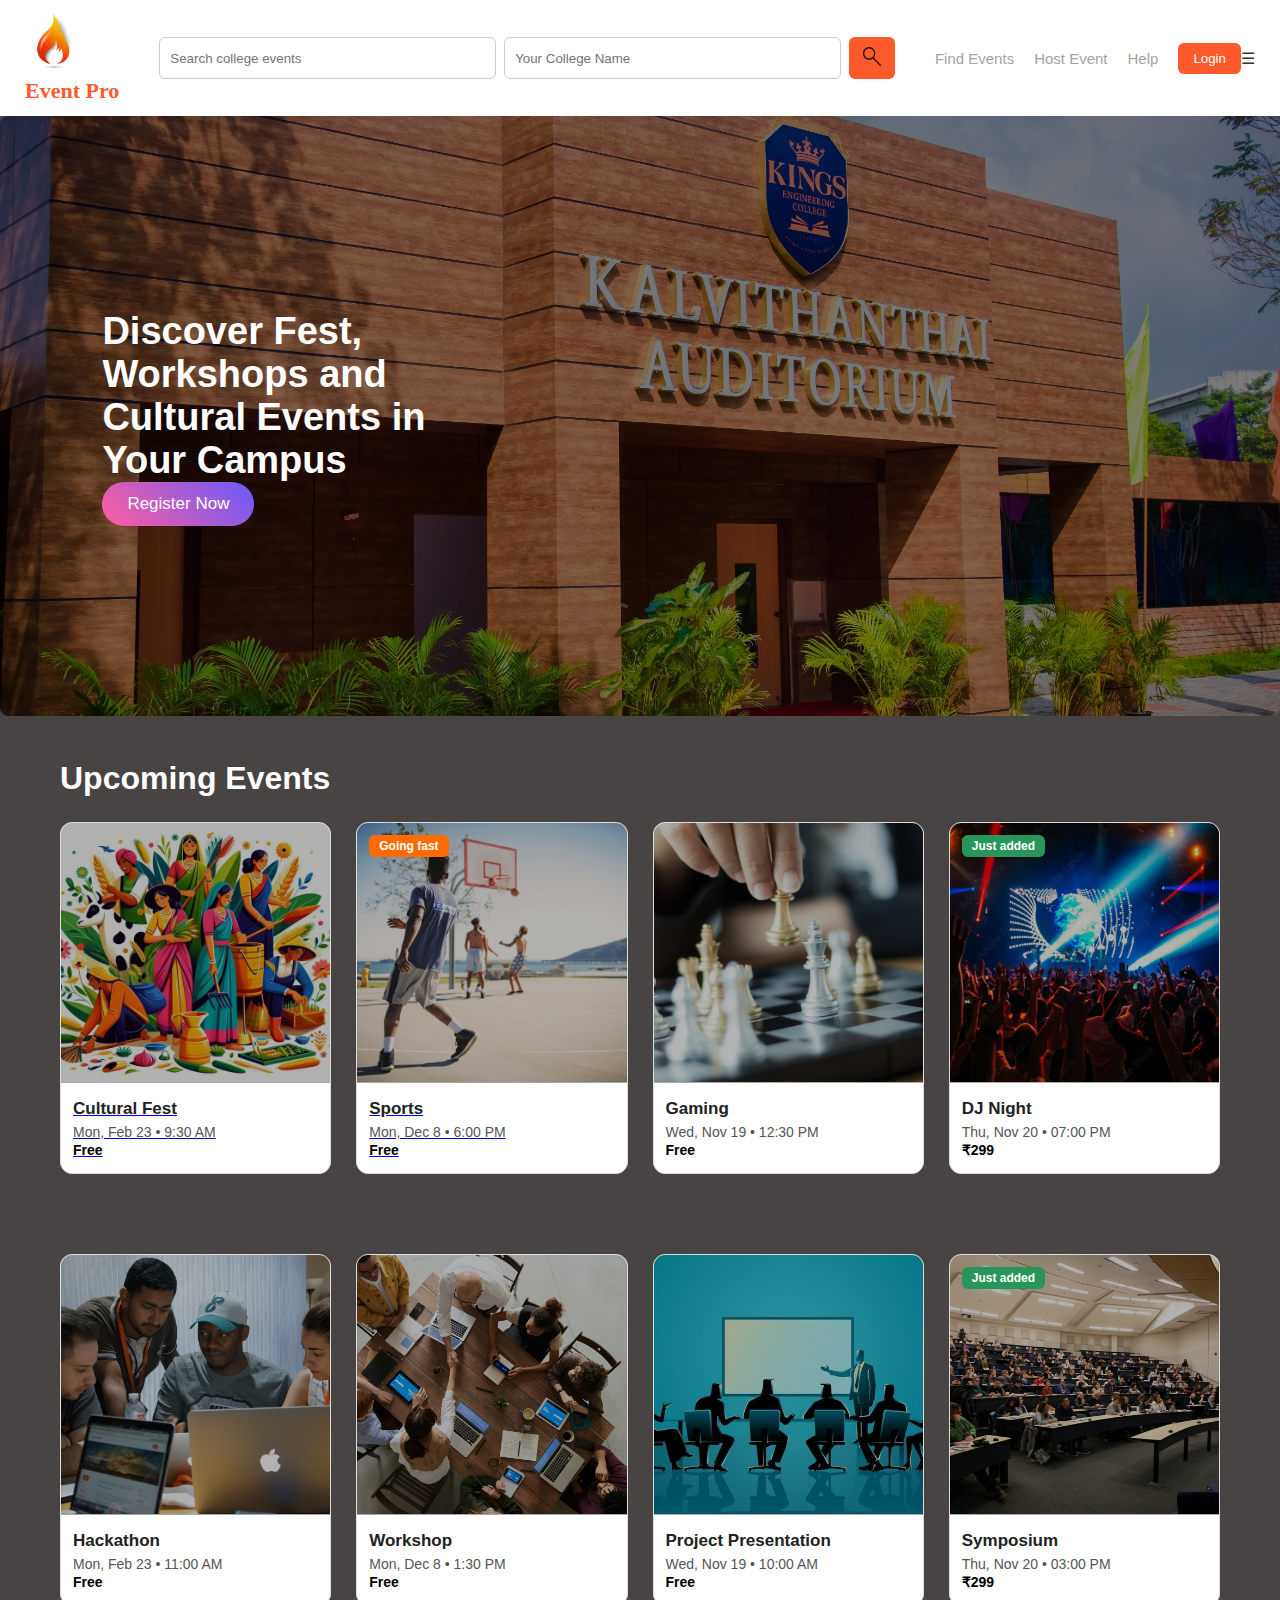
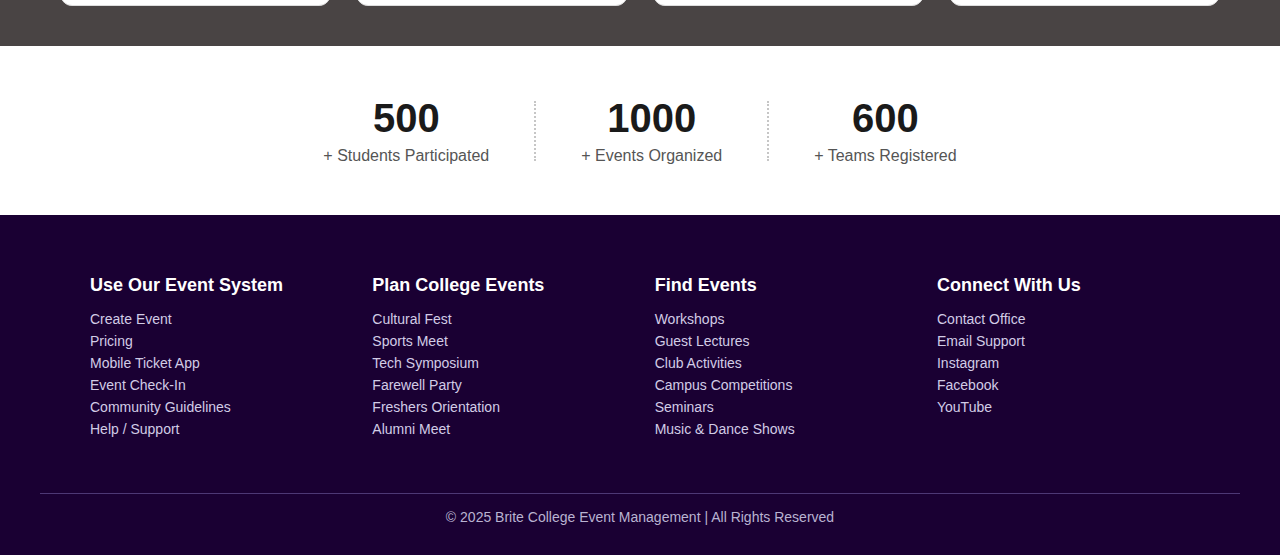
<file: index.html>
<!DOCTYPE html>
<html lang="en">

<head>
  <meta charset="UTF-8">
  <meta name="viewport" content="width=device-width, initial-scale=1.0">
  <title>College Events</title>
  <link rel="stylesheet" href="style.css">
</head>

<body>

  <header class="navbar">
    <div class="logo">
      <img src="./assets/logo1.jpg" alt="College Logo">
      <div class="logo">Event Pro</div>
    </div>

    <div class="search-box">
      <input type="text" placeholder="Search college events">
      <input type="text" placeholder="Your College Name" class="location-input">
      <button><img src="./assets/search image.png"></button>
    </div>

    <nav>
      <a href="#Upcoming Events">Find Events</a>
      <a href="#">Host Event</a>
      <a href="#footer">Help</a>
      <button class="login-btn">Login</button>
    </nav>
  </header>

  <section class="hero">
    <img src="./assets/kec college.webp" class="hero-img">
    <div class="hero-text">
      <h1>Discover Fest, Workshops and Cultural Events in Your Campus</h1>
      <button id="registerBtn">Register Now</button>

      <div id="registerModal" class="modal">
        <div class="modal-content">
          <span id="closeModal">&times;</span>
          <h2>Event Registration</h2>

          <form id="regForm">
            <input type="text" id="name" placeholder="Enter Your Name" required>
            <input type="email" id="email" placeholder="Enter Your Email" required>
            <input type="text" id="dept" placeholder="Department / Year" required>

            <select id="Select event" required>
              <option value="Non Technical Event" disabled selected>Non Technical Event</option>
              <option value="Cultural Fest">Cultural Fest</option>
              <option value="Sports">Sports</option>
              <option value="Gaming">Gaming</option>
              <option value="DJ Night">DJ Night</option>

              <option value="Technical Event" disabled selected>Technical Event</option>
              <option value="Hackathon">Hackathon</option>
              <option value="Workshop">Workshop</option>
              <option value="Project Presentation">Project Presentation</option>
              <option value="Symposium">Symposium</option>
            </select>

            <button type="submit" class="submitBtn">Submit</button>
          </form>
        </div>
      </div>
      <!-- <button class="hero-btn">Explore Now</button>-->
    </div>
  </section>

  <section class="event-list-section">
    <h2>Upcoming Events</h2>
    <div class="event-grid">
       
      <a href="cultural.html">
      <div class="event-card">
        <img src="./assets/cultural image.jpg" alt="Cultural Fest">
        <h3>Cultural Fest</h3>
        <p class="date">Mon, Feb 23 • 9:30 AM</p>
        <p class="price">Free</p>
      </div>
      </a>

      <a href="sports.html">
        <div class="event-card">
          <img src="./assets/sports image.jpg" alt="Sports Event">
          <span class="tag going">Going fast</span>
          <h3>Sports</h3>
          <p class="date">Mon, Dec 8 • 6:00 PM</p>
          <p class="price">Free</p>
        </div>
      </a>

      <div class="event-card">
        <img src="./assets/Gaming.jpg" alt="Gaming">
        <h3>Gaming</h3>
        <p class="date">Wed, Nov 19 • 12:30 PM</p>
        <p class="price">Free</p>
      </div>

      <div class="event-card">
        <img src="./assets/Dj night.jpg" alt="DJ Night">
        <span class="tag new">Just added</span>
        <h3>DJ Night</h3>
        <p class="date">Thu, Nov 20 • 07:00 PM</p>
        <p class="price">₹299</p>
      </div>

    </div>
  </section>
  <section class="event-list-section">
    <div class="event-grid">

      <div class="event-card">
        <img src="./assets/hackathon image.jpg" alt="Hackathon">
        <h3>Hackathon</h3>
        <p class="date">Mon, Feb 23 • 11:00 AM</p>
        <p class="price">Free</p>
      </div>

      <div class="event-card">
        <img src="./assets/workshop image.jpg" alt="Workshop">
        <h3>Workshop</h3>
        <p class="date">Mon, Dec 8 • 1:30 PM</p>
        <p class="price">Free</p>
      </div>

      <div class="event-card">
        <img src="./assets/Project image.jpg" alt="Project Presentation">
        <h3>Project Presentation</h3>
        <p class="date">Wed, Nov 19 • 10:00 AM</p>
        <p class="price">Free</p>
      </div>

      <div class="event-card">
        <img src="./assets/symposium image.jpg" alt="Symposium">
        <span class="tag new">Just added</span>
        <h3>Symposium</h3>
        <p class="date">Thu, Nov 20 • 03:00 PM</p>
        <p class="price">₹299</p>
      </div>
  </section>


  <section class="stats-section">
    <div class="stat-box">
      <h2>500</h2>
      <p>+ Students Participated</p>
    </div>

    <div class="divider"></div>

    <div class="stat-box">
      <h2>1000</h2>
      <p>+ Events Organized</p>
    </div>

    <div class="divider"></div>

    <div class="stat-box">
      <h2>600</h2>
      <p>+ Teams Registered</p>
    </div>

  </section>

  <footer class="footer">
    <div class="footer-container">

      <div class="footer-column">
        <h3>Use Our Event System</h3>
        <a href="#">Create Event</a>
        <a href="#">Pricing</a>
        <a href="#">Mobile Ticket App</a>
        <a href="#">Event Check-In</a>
        <a href="#">Community Guidelines</a>
        <a href="#">Help / Support</a>
      </div>

      <div class="footer-column">
        <h3>Plan College Events</h3>
        <a href="#">Cultural Fest</a>
        <a href="#">Sports Meet</a>
        <a href="#">Tech Symposium</a>
        <a href="#">Farewell Party</a>
        <a href="#">Freshers Orientation</a>
        <a href="#">Alumni Meet</a>
      </div>

      <div class="footer-column">
        <h3>Find Events</h3>
        <a href="#">Workshops</a>
        <a href="#">Guest Lectures</a>
        <a href="#">Club Activities</a>
        <a href="#">Campus Competitions</a>
        <a href="#">Seminars</a>
        <a href="#">Music & Dance Shows</a>
      </div>

      <div class="footer-column">
        <h3>Connect With Us</h3>
        <a href="#">Contact Office</a>
        <a href="#">Email Support</a>
        <a href="#">Instagram</a>
        <a href="#">Facebook</a>
        <a href="#">YouTube</a>
      </div>
    </div>
    </div>


    <div id="footer" class="footer-bottom">
      <p>© 2025 Brite College Event Management | All Rights Reserved</p>
    </div>
  </footer>


  <script src="script.js"></script>
</body>


</html>
</file>
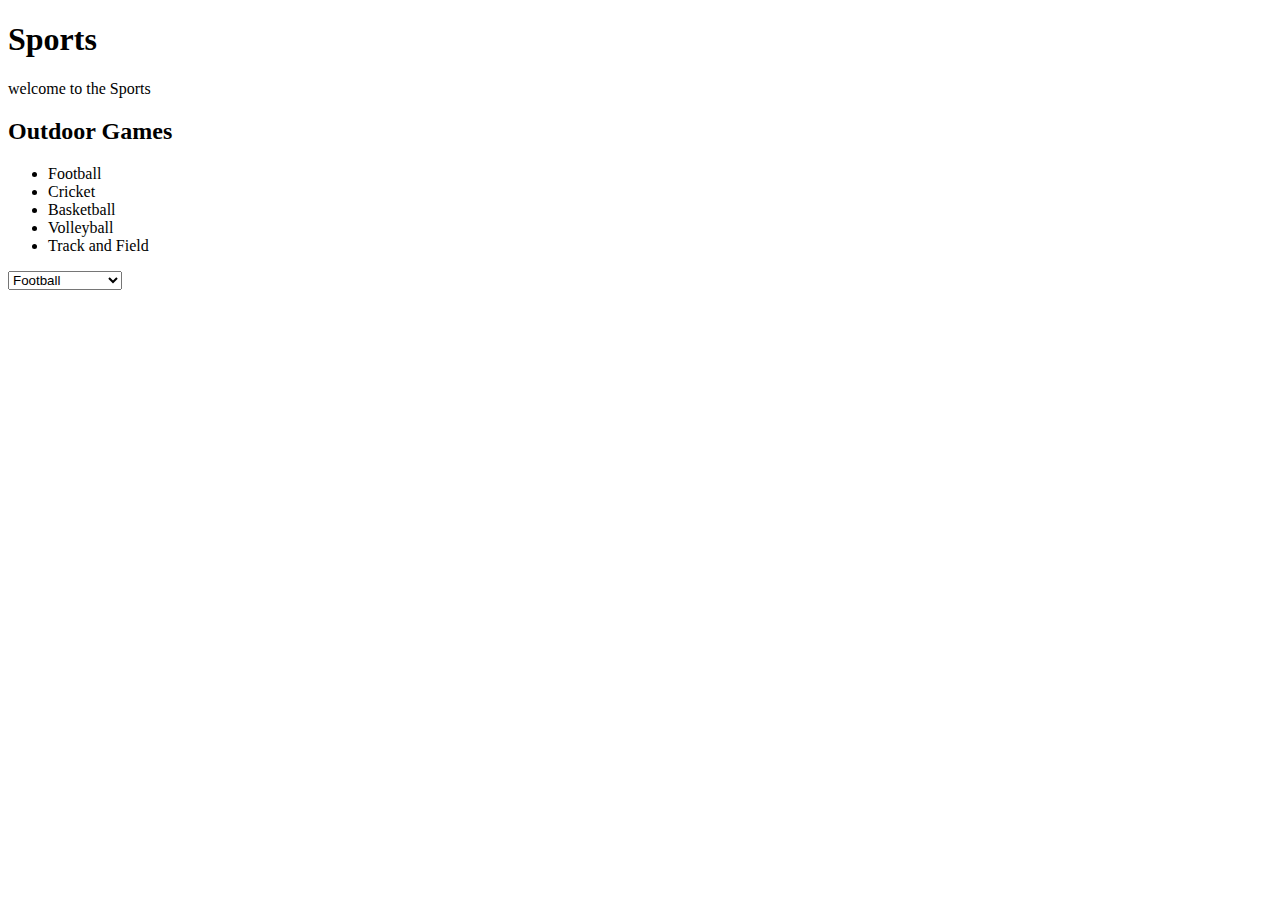
<file: sports.html>
<!DOCTYPE html>
<html lang="en">
<head>
    <meta charset="UTF-8">
    <meta name="viewport" content="width=device-width, initial-scale=1.0">
    <title>Sports</title>
</head>
<body>
    <h1>Sports</h1>
    <p>welcome to the Sports</p>
    <h2>Outdoor Games</h2>
    <ul>
        <li>Football</li>
        <li>Cricket</li>
        <li>Basketball</li>
        <li>Volleyball</li>
        <li>Track and Field</li>
    </ul>
    <select>
        <option value ="Football">Football</option>
        <option value ="Cricket">Cricket</option>
        <option value ="Basketball">Basketball</option>
        <option value ="Volleyball">Volleyball</option>
        <option value ="Track and Field">Track and Field</option>
    </select>
    
</body>
</html>
</file>
<file: style.css>
*{margin:0;padding:0;box-sizing:border-box;font-family:Poppins,sans-serif;}

body{background:#494444;color:#333;}

.navbar{
    display:flex;
    justify-content:space-between;
    align-items:center;
    padding:15px 40px;
    /*border-bottom:1px solid #ddd;*/
    background:rgb(31, 30, 30);
}
.navbar {
  display: flex;
  align-items: center;
  justify-content: space-between;
  padding: 12px 25px;
  background: #fff;
}

.logo img {
  height: 60px;
  width: auto;
}

.logo{font-family:Georgia, 'Times New Roman', Times, serif;font-size:22px;font-weight:600;color:#ff5a2c;}

.search-box{display:flex;gap:8px;flex:1;margin:0 40px;}

.search-box input{
    padding:10px;
    border:1px solid #ccc;
    border-radius:6px;
    flex:1;
}

.location-input{flex:0.5;}

.search-box button{
    background:#ff5a2c;
    border:none;
    padding:10px 14px;
    border-radius:6px;
    cursor:pointer;
}
.search-box button img{width:18px;}

nav{display:flex;align-items:center;gap:20px;}
nav a{text-decoration:none;color:#a7a2a2;font-size:15px;}

.login-btn{
    padding:8px 15px;
    border-radius:6px;
    background:#ff5a2c;
    border:none;color:white;
    cursor:pointer;
}

.hero{position:relative;}
.hero-img{width:100%;height:600px;object-fit:cover;border-radius:8px;
    filter: brightness(50%); }

  
.hero-text{
    position:absolute;
    top:50%;
    left:8%;
    transform:translateY(-50%);
    color:white;
    max-width:350px;
}
.hero-text h1{font-size:38px;font-weight:700;}
#registerBtn {
  background: linear-gradient(45deg, #ff5e9e, #6a5af9);
  color: #fff;
  padding: 12px 25px;
  border: none;
  border-radius: 30px;
  font-size: 17px;
  cursor: pointer;
  transition: 0.4s ease;
}

#registerBtn:hover {
  transform: scale(1.1);
  box-shadow: 0px 4px 20px rgba(122, 72, 255, 0.5);
}

.modal {
  display: none;
  position: fixed;
  top: 0; left: 0;
  width: 100%; height: 100%;
  background: rgba(0,0,0,0.65);
  justify-content: center;
  align-items: center;
}

.modal-content {
  background: #fff;
  width: 320px;
  padding: 25px;
  border-radius: 12px;
  text-align: center;
  animation: fadein 0.4s;
}

@keyframes fadein {
  from { transform: scale(0.8); opacity: 0; }
  to { transform: scale(1); opacity: 1; }
}

#closeModal {
  float: right;
  cursor: pointer;
  font-size: 24px;
  color: #666;
}

.modal input, .modal select {
  width: 100%;
  padding: 10px;
  margin: 8px 0;
  border-radius: 6px;
  border: 1px solid #aaa;
}

.submitBtn {
  background: #6a5af9;
  border: none;
  padding: 10px;
  width: 100%;
  color: white;
  border-radius: 6px;
  cursor: pointer;
  transition: 0.3s;
}

.submitBtn:hover {
  background: #4a3cd1;
}

/*.hero-btn{
    margin-top:15px;
    padding:12px 20px;
    background:#b7ffb4;
    border:none;
    border-radius:25px;
    cursor:pointer;
    font-weight:600;
}*/
.event-list-section {
  padding: 40px 60px;
  color: white;
}

.event-list-section h2 {
  font-size: 32px;
  margin-bottom: 25px;
  font-weight: 700;
}

.event-grid {
  display: grid;
  grid-template-columns: repeat(auto-fit, minmax(260px, 1fr));
  gap: 25px;
}

.event-card {
  background: #fff;
  border-radius: 12px;
  padding-bottom: 15px;
  border: 1px solid #ddd;
  overflow: hidden;
  position: relative;
  cursor: pointer;
  transition: 0.3s ease;
}

.event-card:hover {
  transform: translateY(-6px);
  box-shadow: 0 8px 25px rgba(0,0,0,0.15);
}

.event-card img {
  width: 100%;
  height: 260px;
  object-fit: cover;
  border-bottom: 1px solid #eee;
  filter: brightness(70%);
}

.event-card h3 {
  font-size: 17px;
  margin: 12px 12px 5px;
  font-weight: 600;
  color: #222;
}

.date {
  font-size: 14px;
  margin: 0 12px 2px;
  color: #555;
}

.price {
  font-size: 14px;
  margin: 0 12px;
  font-weight: 700;
  color: #000;
}

/* Tag badges */
.tag {
  position: absolute;
  top: 12px;
  left: 12px;
  padding: 4px 10px;
  font-size: 12px;
  border-radius: 6px;
  color: #fff;
  font-weight: 600;
}

.going {
  background: #ff6b00;
}

.new {
  background: #28965a;
}


.categories{
    display:flex;
    overflow-x:auto;
    padding:30px 20px;
    gap:20px;
}
.stats-section {
  display: flex;
  justify-content: center;
  align-items: center;
  gap: 45px;
  padding: 50px 0;
  background: #ffffff;
}

.stat-box {
  text-align: center;
}

.stat-box h2 {
  font-size: 40px;
  font-weight: 600;
  color: #1a1a1a;
}

.stat-box p {
  margin-top: 6px;
  font-size: 16px;
  color: #555;
}

.divider {
  height: 60px;
  border-left: 2px dotted #c6c6c6;
}
@media (max-width: 700px) {
  .stats-section {
    flex-direction: column;
    gap: 25px;
  }
  .divider {
    display: none;
  }
}
.footer {
  background: #1a0033;
  color: #ffffff;
  padding: 60px 40px 30px;
  font-family: Arial, sans-serif;
}

.footer-container {
  display: flex;
  justify-content: space-between;
  flex-wrap: wrap;
  max-width: 1100px;
  margin: auto;
}

.footer-column {
  width: 23%;
  min-width: 200px;
  margin-bottom: 20px;
}

.footer-column h3 {
  font-size: 18px;
  margin-bottom: 15px;
  font-weight: 600;
}

.footer-column a {
  display: block;
  color: #d2cce6;
  text-decoration: none;
  margin: 6px 0;
  font-size: 14px;
  transition: 0.3s;
}

.footer-column a:hover {
  color: #ffffff;
}

.footer-bottom {
  text-align: center;
  border-top: 1px solid #4d3875;
  margin-top: 30px;
  padding-top: 15px;
  font-size: 14px;
  color: #b9b3d1;
}

/* Responsive */
@media (max-width: 768px) {
  .footer-container { flex-direction: column; text-align: center; }
  .footer-column { width: 100%; }
}
</file>
